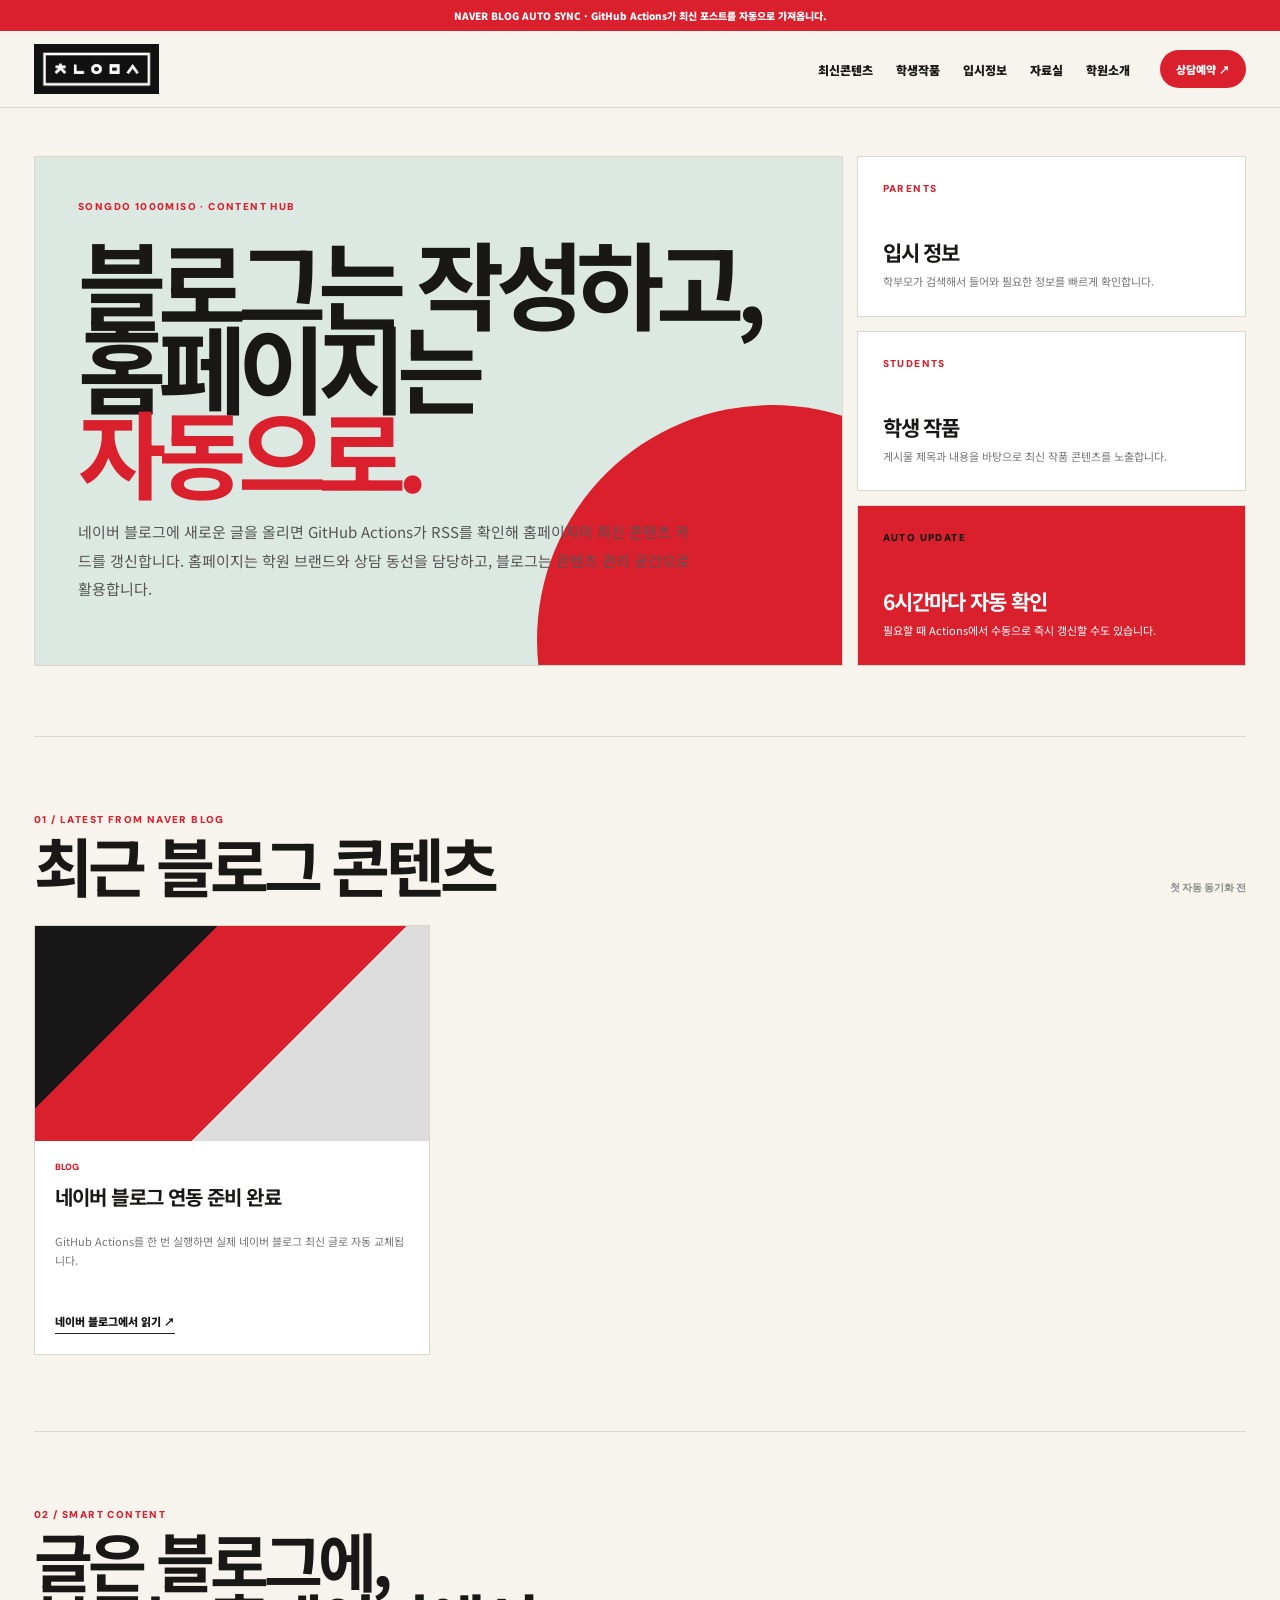
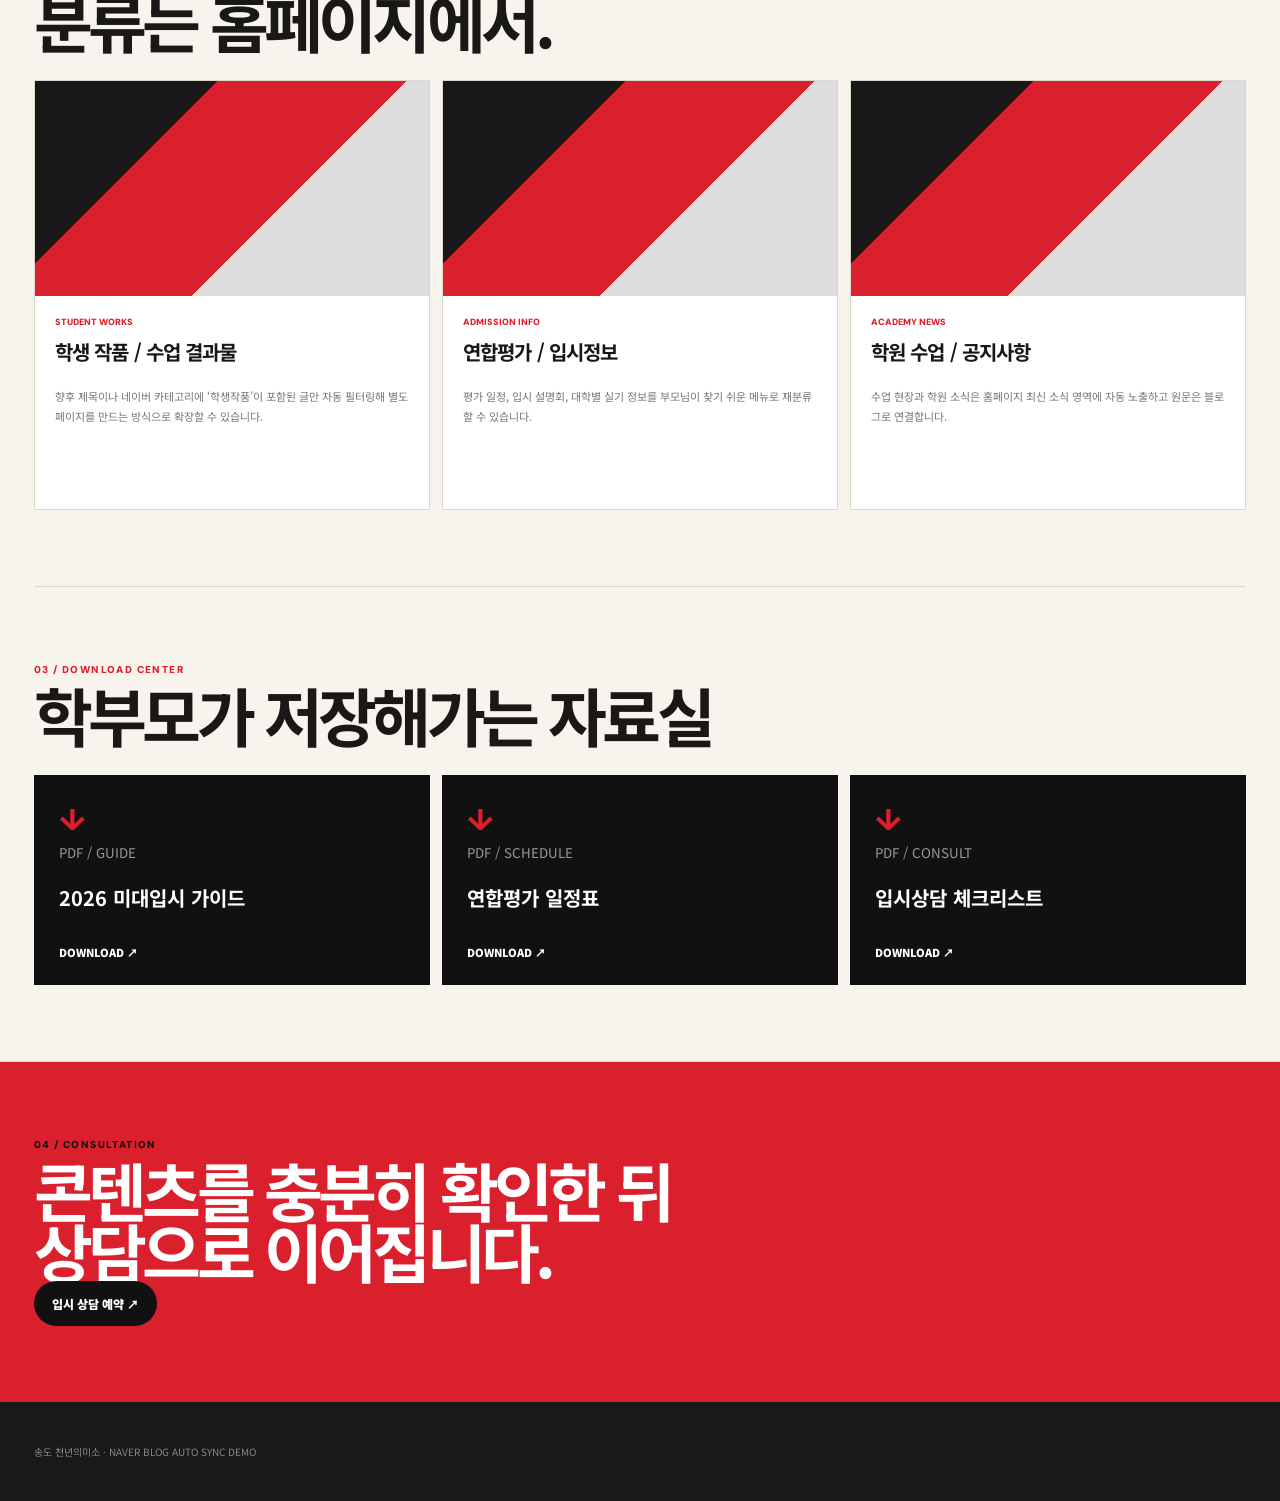
<file: index.html>
<!doctype html>
<html lang="ko">
<head>
<meta charset="utf-8">
<meta name="viewport" content="width=device-width,initial-scale=1">
<title>송도 천년의미소 | BLOG CONTENT HUB</title>
<link rel="preconnect" href="https://fonts.googleapis.com">
<link rel="preconnect" href="https://fonts.gstatic.com" crossorigin>
<link href="https://fonts.googleapis.com/css2?family=DM+Sans:wght@500;700;900&family=Noto+Sans+KR:wght@400;500;700;900&display=swap" rel="stylesheet">
<style>
:root{--red:#DA1F2D;--ink:#191817;--paper:#f7f4ee;--white:#fff;--line:#dcd6cc;--muted:#77736c;--mint:#dce8e2}
*{box-sizing:border-box}html{scroll-behavior:smooth}body{margin:0;background:var(--paper);color:var(--ink);font-family:"Noto Sans KR",sans-serif}a{color:inherit;text-decoration:none}.wrap{max-width:1420px;margin:auto;padding:0 34px}
.notice{background:var(--red);color:#fff;text-align:center;padding:8px;font-size:10px;font-weight:900}
header{position:sticky;top:0;z-index:20;background:rgba(247,244,238,.96);border-bottom:1px solid var(--line)}.nav{height:76px;display:flex;align-items:center;gap:30px}.logo{width:125px;background:#111;padding:6px}.menu{margin-left:auto;display:flex;gap:23px;font-size:12px;font-weight:900}.menu a:hover{color:var(--red)}.consult{background:var(--red);color:white;border-radius:999px;padding:11px 16px;font-size:11px;font-weight:900}
.hero{display:grid;grid-template-columns:1.35fr .65fr;gap:14px;padding:48px 0 70px}.feature{background:var(--mint);border:1px solid var(--line);padding:43px;min-height:510px;position:relative;overflow:hidden}.feature:after{content:"";position:absolute;width:470px;height:470px;border-radius:50%;background:var(--red);right:-165px;bottom:-210px}.k{font:900 10px "DM Sans";letter-spacing:.14em;color:var(--red)}h1{font-size:clamp(54px,7.5vw,103px);line-height:.88;letter-spacing:-.085em;margin:27px 0 25px}.feature p{font-size:15px;line-height:1.9;color:#555;max-width:620px;position:relative;z-index:2}.side{display:grid;gap:14px}.panel{background:#fff;border:1px solid var(--line);padding:25px;min-height:160px;display:flex;flex-direction:column;justify-content:space-between}.panel.red{background:var(--red);color:#fff}.panel h3{font-size:21px;letter-spacing:-.05em;margin:24px 0 5px}.panel p{font-size:11px;line-height:1.7;color:#777;margin:0}.panel.red p{color:#fff}
section{padding:76px 0;border-top:1px solid var(--line)}.head{display:flex;align-items:end;justify-content:space-between;margin-bottom:30px}h2{font-size:clamp(38px,5vw,68px);letter-spacing:-.075em;line-height:.95;margin:8px 0 0}.updated{font:700 10px "DM Sans";color:#888}
.bloggrid{display:grid;grid-template-columns:repeat(3,1fr);gap:12px}.post{background:#fff;border:1px solid var(--line);display:flex;flex-direction:column;min-height:430px}.thumb{height:215px;background:linear-gradient(135deg,#181818 0 30%,var(--red) 30% 61%,#ddd 61%);background-size:cover;background-position:center}.body{padding:20px;display:flex;flex-direction:column;flex:1}.meta{font:900 9px "DM Sans";color:var(--red);display:flex;gap:8px}.post h3{font-size:20px;line-height:1.4;letter-spacing:-.045em;margin:10px 0}.post p{font-size:11px;line-height:1.75;color:#777}.post a{margin-top:auto;font-size:11px;font-weight:900;border-bottom:1px solid #222;width:max-content;padding-bottom:4px}
.downloads{display:grid;grid-template-columns:repeat(3,1fr);gap:12px}.download{background:#111;color:#fff;min-height:210px;padding:25px;display:flex;flex-direction:column;justify-content:space-between}.down{font:900 30px "DM Sans";color:var(--red)}.download small{color:#999}.download h3{font-size:20px}.download a{font-size:11px;font-weight:900}
.cta{background:var(--red);color:#fff}.cta h2{max-width:850px}.cta a{display:inline-block;background:#111;color:#fff;border-radius:999px;padding:14px 18px;font-size:12px;font-weight:900}
footer{background:#191919;color:#888;padding:42px 0;font-size:10px}
.empty{grid-column:1/-1;background:#fff;border:1px dashed #aaa;padding:30px;font-size:13px;line-height:1.8}
@media(max-width:850px){.menu{display:none}.hero{grid-template-columns:1fr}.bloggrid{grid-template-columns:1fr 1fr}.downloads{grid-template-columns:1fr}}@media(max-width:560px){.wrap{padding:0 19px}.bloggrid{grid-template-columns:1fr}.feature{padding:28px}.head{display:block}.updated{margin-top:12px}}
</style>
</head>
<body>
<div class="notice">NAVER BLOG AUTO SYNC · GitHub Actions가 최신 포스트를 자동으로 가져옵니다.</div>
<header><div class="wrap nav"><img src="assets/logo.png" class="logo" alt="천년의미소"><nav class="menu"><a href="#latest">최신콘텐츠</a><a href="#works">학생작품</a><a href="#admission">입시정보</a><a href="#download">자료실</a><a href="#about">학원소개</a></nav><a class="consult" href="#contact">상담예약 ↗</a></div></header>

<main class="wrap">
<div class="hero"><article class="feature"><div class="k">SONGDO 1000MISO · CONTENT HUB</div><h1>블로그는 작성하고,<br>홈페이지는<br><span style="color:var(--red)">자동으로.</span></h1><p>네이버 블로그에 새로운 글을 올리면 GitHub Actions가 RSS를 확인해 홈페이지의 최신 콘텐츠 카드를 갱신합니다. 홈페이지는 학원 브랜드와 상담 동선을 담당하고, 블로그는 콘텐츠 관리 공간으로 활용합니다.</p></article><aside class="side"><div class="panel"><div class="k">PARENTS</div><div><h3>입시 정보</h3><p>학부모가 검색해서 들어와 필요한 정보를 빠르게 확인합니다.</p></div></div><div class="panel"><div class="k">STUDENTS</div><div><h3>학생 작품</h3><p>게시물 제목과 내용을 바탕으로 최신 작품 콘텐츠를 노출합니다.</p></div></div><div class="panel red"><div class="k" style="color:#111">AUTO UPDATE</div><div><h3>6시간마다 자동 확인</h3><p>필요할 때 Actions에서 수동으로 즉시 갱신할 수도 있습니다.</p></div></div></aside></div>

<section id="latest"><div class="head"><div><div class="k">01 / LATEST FROM NAVER BLOG</div><h2>최근 블로그 콘텐츠</h2></div><div class="updated" id="updated">SYNC WAITING…</div></div><div id="blogPosts" class="bloggrid"><div class="empty">블로그 데이터를 불러오는 중입니다.</div></div></section>

<section id="works"><div class="head"><div><div class="k">02 / SMART CONTENT</div><h2>글은 블로그에,<br>분류는 홈페이지에서.</h2></div></div><div class="bloggrid">
<article class="post"><div class="thumb"></div><div class="body"><div class="meta">STUDENT WORKS</div><h3>학생 작품 / 수업 결과물</h3><p>향후 제목이나 네이버 카테고리에 ‘학생작품’이 포함된 글만 자동 필터링해 별도 페이지를 만드는 방식으로 확장할 수 있습니다.</p></div></article>
<article class="post"><div class="thumb"></div><div class="body"><div class="meta">ADMISSION INFO</div><h3>연합평가 / 입시정보</h3><p>평가 일정, 입시 설명회, 대학별 실기 정보를 부모님이 찾기 쉬운 메뉴로 재분류할 수 있습니다.</p></div></article>
<article class="post"><div class="thumb"></div><div class="body"><div class="meta">ACADEMY NEWS</div><h3>학원 수업 / 공지사항</h3><p>수업 현장과 학원 소식은 홈페이지 최신 소식 영역에 자동 노출하고 원문은 블로그로 연결합니다.</p></div></article>
</div></section>

<section id="download"><div class="head"><div><div class="k">03 / DOWNLOAD CENTER</div><h2>학부모가 저장해가는 자료실</h2></div></div><div class="downloads"><div class="download"><div><div class="down">↓</div><small>PDF / GUIDE</small><h3>2026 미대입시 가이드</h3></div><a href="#">DOWNLOAD ↗</a></div><div class="download"><div><div class="down">↓</div><small>PDF / SCHEDULE</small><h3>연합평가 일정표</h3></div><a href="#">DOWNLOAD ↗</a></div><div class="download"><div><div class="down">↓</div><small>PDF / CONSULT</small><h3>입시상담 체크리스트</h3></div><a href="#">DOWNLOAD ↗</a></div></div></section>
</main>

<section class="cta" id="contact"><div class="wrap"><div class="k" style="color:#111">04 / CONSULTATION</div><h2>콘텐츠를 충분히 확인한 뒤<br>상담으로 이어집니다.</h2><a href="#">입시 상담 예약 ↗</a></div></section>
<footer><div class="wrap">송도 천년의미소 · NAVER BLOG AUTO SYNC DEMO</div></footer>

<script>
async function renderBlog(){
  const target = document.getElementById('blogPosts');
  try{
    const res = await fetch('data/blog-posts.json?ts=' + Date.now(), {cache:'no-store'});
    if(!res.ok) throw new Error('HTTP '+res.status);
    const data = await res.json();
    const posts = (data.posts || []).slice(0, 9);
    document.getElementById('updated').textContent =
      data.updatedAt ? 'LAST SYNC · ' + new Date(data.updatedAt).toLocaleString('ko-KR') : '첫 자동 동기화 전';
    if(!posts.length){
      target.innerHTML='<div class="empty">표시할 블로그 글이 없습니다.</div>';
      return;
    }
    target.innerHTML = posts.map(p => {
      const bg = p.thumbnail ? `style="background-image:url('${String(p.thumbnail).replace(/'/g,"%27")}')"` : '';
      return `<article class="post">
        <div class="thumb" ${bg}></div>
        <div class="body">
          <div class="meta"><span>${escapeHtml(p.category || 'BLOG')}</span><span>${escapeHtml(p.date || '')}</span></div>
          <h3>${escapeHtml(p.title || '')}</h3>
          <p>${escapeHtml(p.description || '')}</p>
          <a href="${safeUrl(p.link)}" target="_blank" rel="noopener">네이버 블로그에서 읽기 ↗</a>
        </div>
      </article>`;
    }).join('');
  }catch(e){
    target.innerHTML='<div class="empty">블로그 데이터를 불러오지 못했습니다. GitHub Actions의 <b>Sync Naver Blog and Deploy Pages</b> 워크플로를 먼저 실행해 주세요.</div>';
  }
}
function escapeHtml(s){return String(s).replace(/[&<>"']/g,m=>({'&':'&amp;','<':'&lt;','>':'&gt;','"':'&quot;',"'":'&#39;'}[m]));}
function safeUrl(s){try{const u=new URL(s);return /^https?:$/.test(u.protocol)?u.href:'#'}catch(e){return '#'}}
renderBlog();
</script>
</body></html>
</file>
